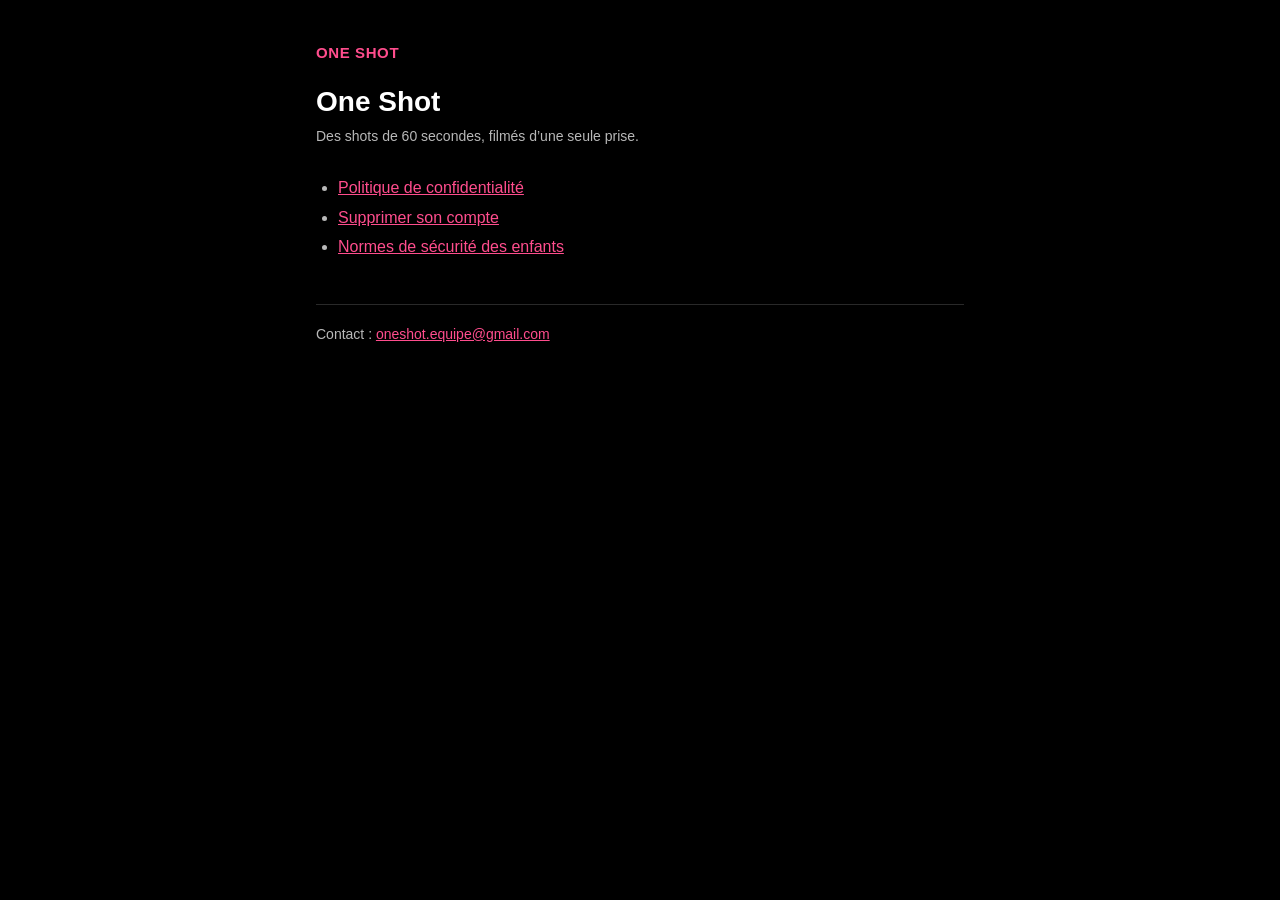
<file: index.html>
<!doctype html>
<html lang="fr">
<head>
  <meta charset="utf-8">
  <meta name="viewport" content="width=device-width, initial-scale=1">
  <title>One Shot</title>
  <link rel="stylesheet" href="style.css">
</head>
<body>
  <main>
    <a class="brand" href="./">ONE SHOT</a>
    <h1>One Shot</h1>
    <p class="date">Des shots de 60 secondes, filmés d’une seule prise.</p>
    <ul>
      <li><a href="confidentialite/">Politique de confidentialité</a></li>
      <li><a href="suppression-compte/">Supprimer son compte</a></li>
      <li><a href="securite-enfants/">Normes de sécurité des enfants</a></li>
    </ul>
    <footer>Contact : <a href="mailto:oneshot.equipe@gmail.com">oneshot.equipe@gmail.com</a></footer>
  </main>
</body>
</html>
</file>
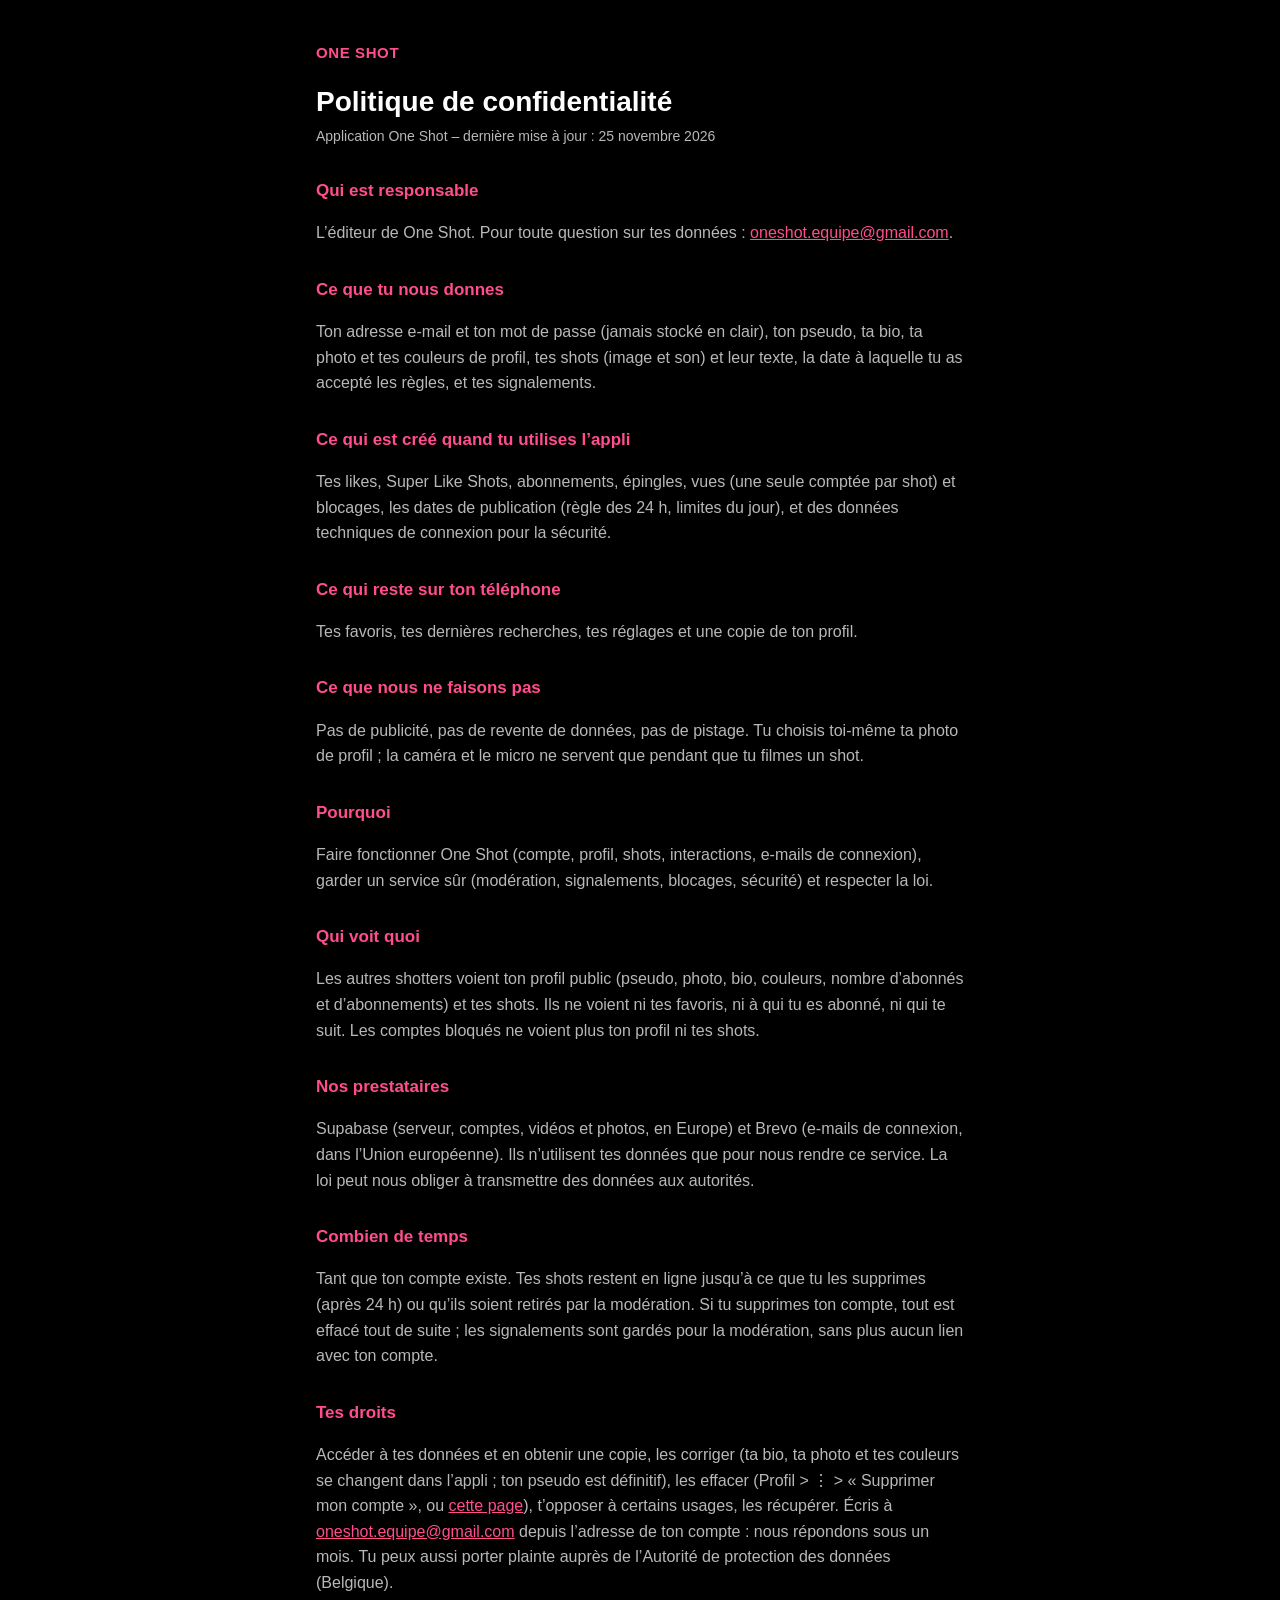
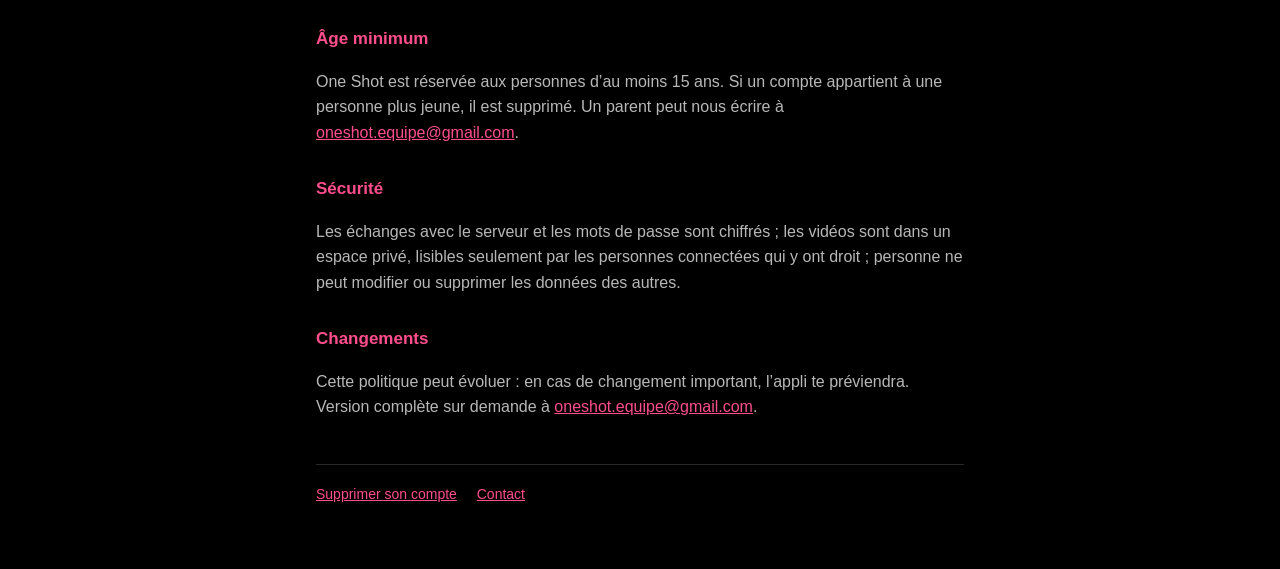
<file: confidentialite/index.html>
<!doctype html>
<html lang="fr">
<head>
  <meta charset="utf-8">
  <meta name="viewport" content="width=device-width, initial-scale=1">
  <title>Politique de confidentialité – One Shot</title>
  <meta name="description" content="Politique de confidentialité de l’application One Shot.">
  <link rel="stylesheet" href="../style.css">
</head>
<body>
  <main>
    <a class="brand" href="../">ONE SHOT</a>
    <h1>Politique de confidentialité</h1>
    <p class="date">Application One Shot – dernière mise à jour : 25 novembre 2026</p>

    <h2>Qui est responsable</h2>
    <p>L’éditeur de One Shot. Pour toute question sur tes données : <a href="mailto:oneshot.equipe@gmail.com">oneshot.equipe@gmail.com</a>.</p>

    <h2>Ce que tu nous donnes</h2>
    <p>Ton adresse e-mail et ton mot de passe (jamais stocké en clair), ton pseudo, ta bio, ta photo et tes couleurs de profil, tes shots (image et son) et leur texte, la date à laquelle tu as accepté les règles, et tes signalements.</p>

    <h2>Ce qui est créé quand tu utilises l’appli</h2>
    <p>Tes likes, Super Like Shots, abonnements, épingles, vues (une seule comptée par shot) et blocages, les dates de publication (règle des 24 h, limites du jour), et des données techniques de connexion pour la sécurité.</p>

    <h2>Ce qui reste sur ton téléphone</h2>
    <p>Tes favoris, tes dernières recherches, tes réglages et une copie de ton profil.</p>

    <h2>Ce que nous ne faisons pas</h2>
    <p>Pas de publicité, pas de revente de données, pas de pistage. Tu choisis toi-même ta photo de profil ; la caméra et le micro ne servent que pendant que tu filmes un shot.</p>

    <h2>Pourquoi</h2>
    <p>Faire fonctionner One Shot (compte, profil, shots, interactions, e-mails de connexion), garder un service sûr (modération, signalements, blocages, sécurité) et respecter la loi.</p>

    <h2>Qui voit quoi</h2>
    <p>Les autres shotters voient ton profil public (pseudo, photo, bio, couleurs, nombre d’abonnés et d’abonnements) et tes shots. Ils ne voient ni tes favoris, ni à qui tu es abonné, ni qui te suit. Les comptes bloqués ne voient plus ton profil ni tes shots.</p>

    <h2>Nos prestataires</h2>
    <p>Supabase (serveur, comptes, vidéos et photos, en Europe) et Brevo (e-mails de connexion, dans l’Union européenne). Ils n’utilisent tes données que pour nous rendre ce service. La loi peut nous obliger à transmettre des données aux autorités.</p>

    <h2>Combien de temps</h2>
    <p>Tant que ton compte existe. Tes shots restent en ligne jusqu’à ce que tu les supprimes (après 24 h) ou qu’ils soient retirés par la modération. Si tu supprimes ton compte, tout est effacé tout de suite ; les signalements sont gardés pour la modération, sans plus aucun lien avec ton compte.</p>

    <h2>Tes droits</h2>
    <p>Accéder à tes données et en obtenir une copie, les corriger (ta bio, ta photo et tes couleurs se changent dans l’appli ; ton pseudo est définitif), les effacer (Profil &gt; ⋮ &gt; « Supprimer mon compte », ou <a href="../suppression-compte/">cette page</a>), t’opposer à certains usages, les récupérer. Écris à <a href="mailto:oneshot.equipe@gmail.com">oneshot.equipe@gmail.com</a> depuis l’adresse de ton compte : nous répondons sous un mois. Tu peux aussi porter plainte auprès de l’Autorité de protection des données (Belgique).</p>

    <h2>Âge minimum</h2>
    <p>One Shot est réservée aux personnes d’au moins 15 ans. Si un compte appartient à une personne plus jeune, il est supprimé. Un parent peut nous écrire à <a href="mailto:oneshot.equipe@gmail.com">oneshot.equipe@gmail.com</a>.</p>

    <h2>Sécurité</h2>
    <p>Les échanges avec le serveur et les mots de passe sont chiffrés ; les vidéos sont dans un espace privé, lisibles seulement par les personnes connectées qui y ont droit ; personne ne peut modifier ou supprimer les données des autres.</p>

    <h2>Changements</h2>
    <p>Cette politique peut évoluer : en cas de changement important, l’appli te préviendra. Version complète sur demande à <a href="mailto:oneshot.equipe@gmail.com">oneshot.equipe@gmail.com</a>.</p>

    <footer>
      <a href="../suppression-compte/">Supprimer son compte</a>
      <a href="mailto:oneshot.equipe@gmail.com">Contact</a>
    </footer>
  </main>
</body>
</html>
</file>
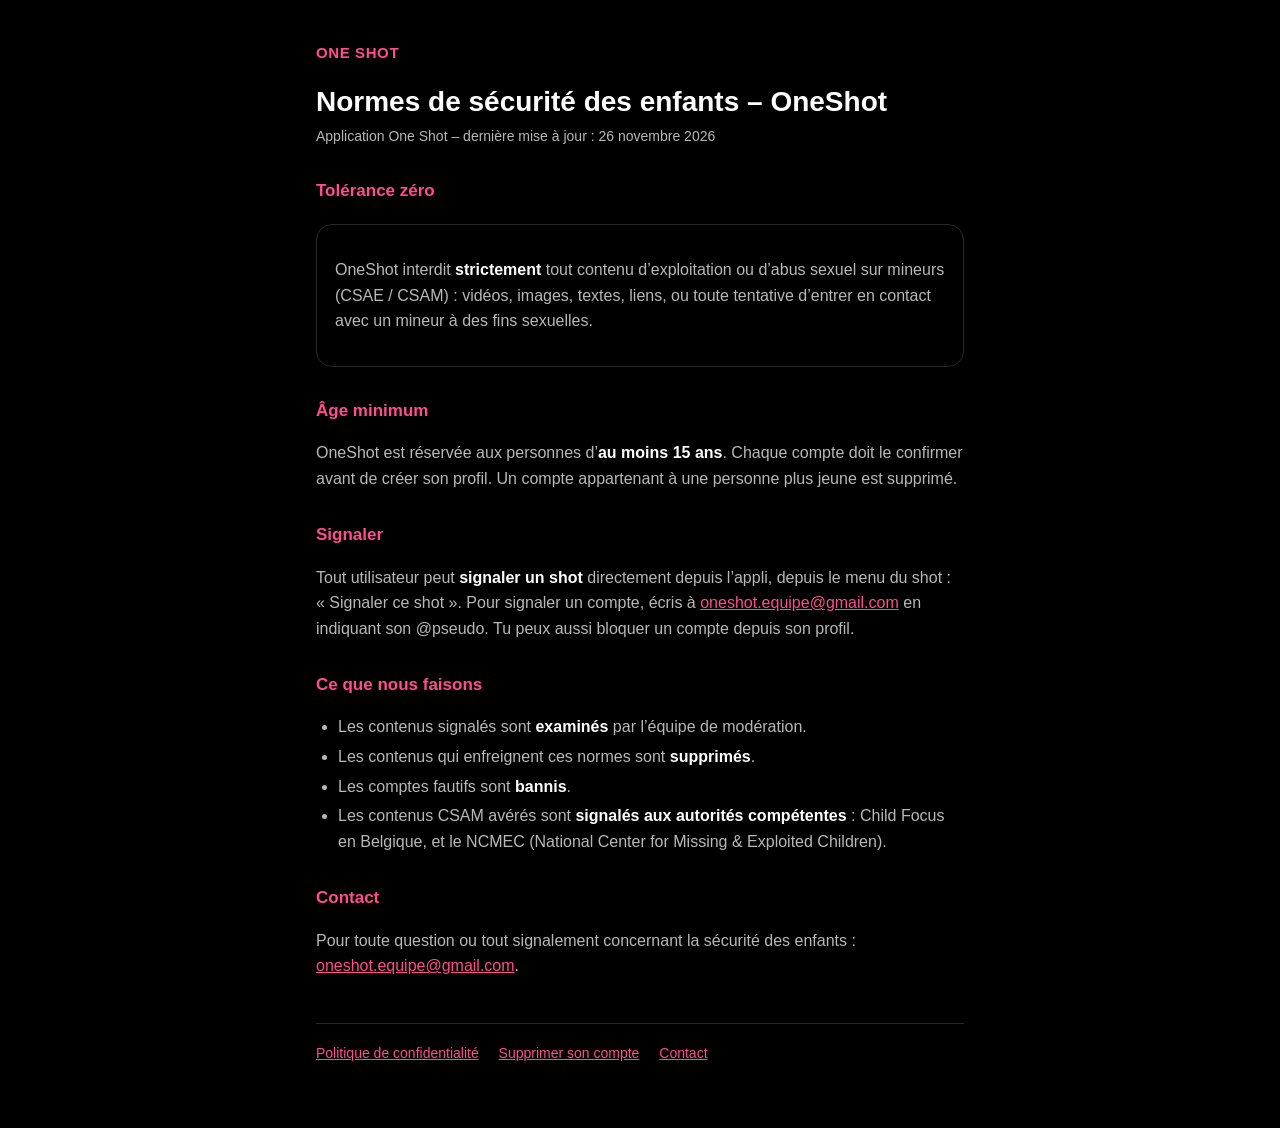
<file: securite-enfants/index.html>
<!doctype html>
<html lang="fr">
<head>
  <meta charset="utf-8">
  <meta name="viewport" content="width=device-width, initial-scale=1">
  <title>Normes de sécurité des enfants – OneShot</title>
  <meta name="description" content="Normes de sécurité des enfants de l’application OneShot (One Shot).">
  <link rel="stylesheet" href="../style.css">
</head>
<body>
  <main>
    <a class="brand" href="../">ONE SHOT</a>
    <h1>Normes de sécurité des enfants – OneShot</h1>
    <p class="date">Application One Shot – dernière mise à jour : 26 novembre 2026</p>

    <h2>Tolérance zéro</h2>
    <div class="box">
      <p>OneShot interdit <strong>strictement</strong> tout contenu d’exploitation ou d’abus sexuel sur mineurs (CSAE / CSAM) : vidéos, images, textes, liens, ou toute tentative d’entrer en contact avec un mineur à des fins sexuelles.</p>
    </div>

    <h2>Âge minimum</h2>
    <p>OneShot est réservée aux personnes d’<strong>au moins 15 ans</strong>. Chaque compte doit le confirmer avant de créer son profil. Un compte appartenant à une personne plus jeune est supprimé.</p>

    <h2>Signaler</h2>
    <p>Tout utilisateur peut <strong>signaler un shot</strong> directement depuis l’appli, depuis le menu du shot : « Signaler ce shot ». Pour signaler un compte, écris à <a href="mailto:oneshot.equipe@gmail.com?subject=Signalement%20s%C3%A9curit%C3%A9%20des%20enfants">oneshot.equipe@gmail.com</a> en indiquant son @pseudo. Tu peux aussi bloquer un compte depuis son profil.</p>

    <h2>Ce que nous faisons</h2>
    <ul>
      <li>Les contenus signalés sont <strong>examinés</strong> par l’équipe de modération.</li>
      <li>Les contenus qui enfreignent ces normes sont <strong>supprimés</strong>.</li>
      <li>Les comptes fautifs sont <strong>bannis</strong>.</li>
      <li>Les contenus CSAM avérés sont <strong>signalés aux autorités compétentes</strong> : Child Focus en Belgique, et le NCMEC (National Center for Missing &amp; Exploited Children).</li>
    </ul>

    <h2>Contact</h2>
    <p>Pour toute question ou tout signalement concernant la sécurité des enfants : <a href="mailto:oneshot.equipe@gmail.com">oneshot.equipe@gmail.com</a>.</p>

    <footer>
      <a href="../confidentialite/">Politique de confidentialité</a>
      <a href="../suppression-compte/">Supprimer son compte</a>
      <a href="mailto:oneshot.equipe@gmail.com">Contact</a>
    </footer>
  </main>
</body>
</html>
</file>
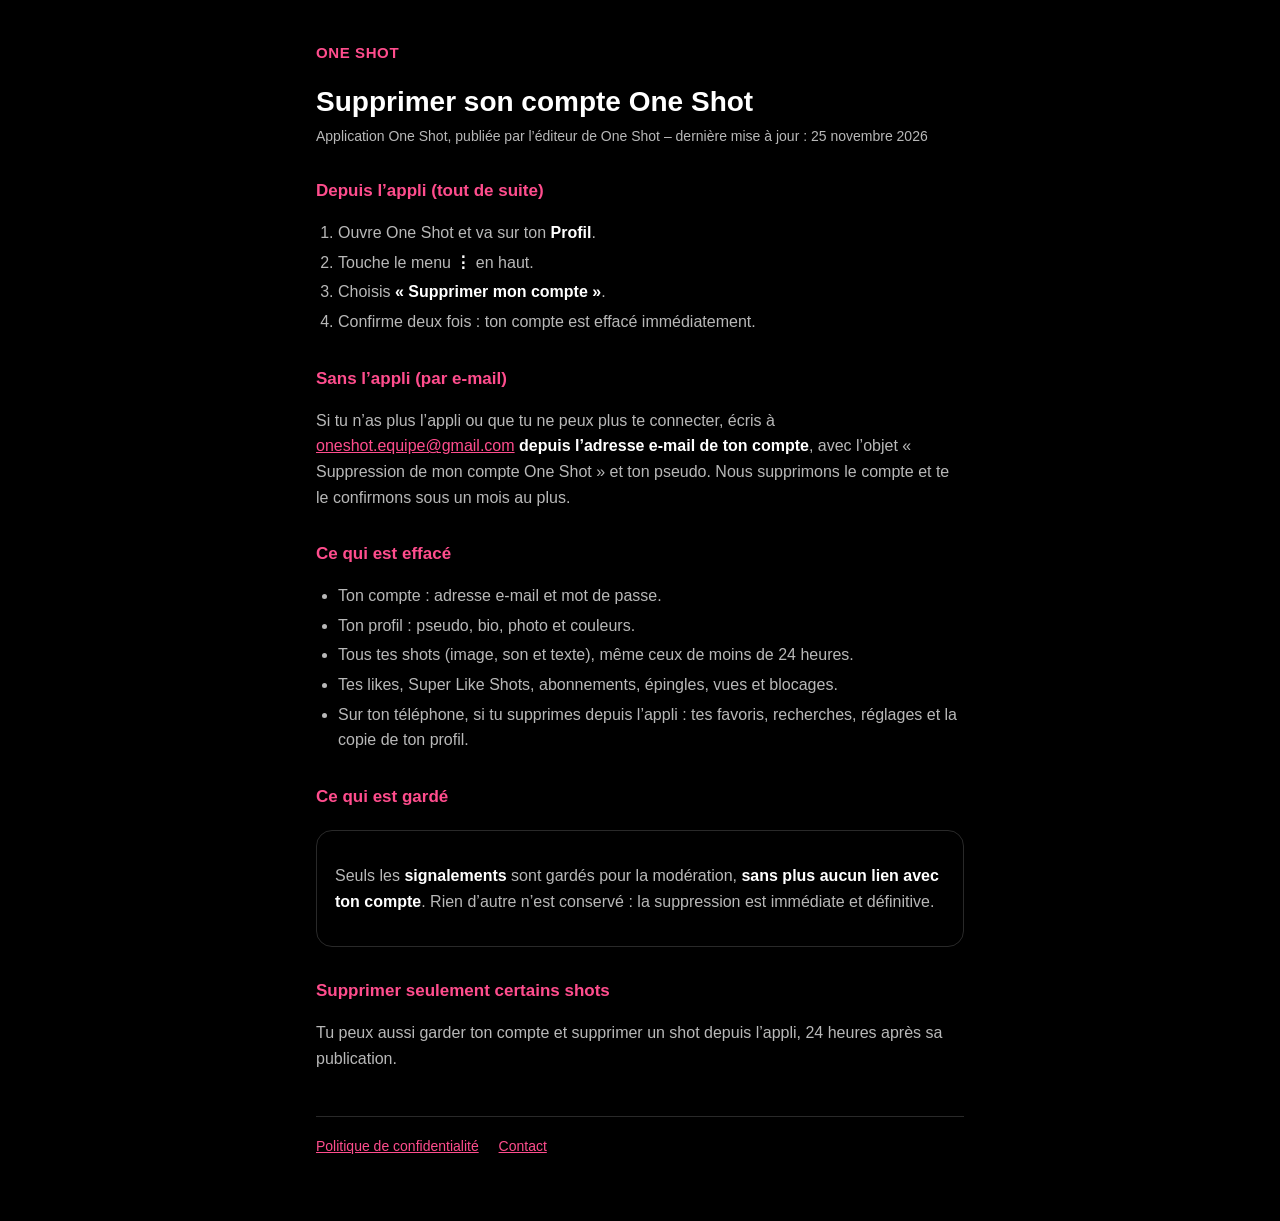
<file: suppression-compte/index.html>
<!doctype html>
<html lang="fr">
<head>
  <meta charset="utf-8">
  <meta name="viewport" content="width=device-width, initial-scale=1">
  <title>Supprimer son compte – One Shot</title>
  <meta name="description" content="Comment supprimer son compte One Shot et ses données.">
  <link rel="stylesheet" href="../style.css">
</head>
<body>
  <main>
    <a class="brand" href="../">ONE SHOT</a>
    <h1>Supprimer son compte One Shot</h1>
    <p class="date">Application One Shot, publiée par l’éditeur de One Shot – dernière mise à jour : 25 novembre 2026</p>

    <h2>Depuis l’appli (tout de suite)</h2>
    <ol>
      <li>Ouvre One Shot et va sur ton <strong>Profil</strong>.</li>
      <li>Touche le menu <strong>⋮</strong> en haut.</li>
      <li>Choisis <strong>« Supprimer mon compte »</strong>.</li>
      <li>Confirme deux fois : ton compte est effacé immédiatement.</li>
    </ol>

    <h2>Sans l’appli (par e-mail)</h2>
    <p>Si tu n’as plus l’appli ou que tu ne peux plus te connecter, écris à <a href="mailto:oneshot.equipe@gmail.com?subject=Suppression%20de%20mon%20compte%20One%20Shot">oneshot.equipe@gmail.com</a> <strong>depuis l’adresse e-mail de ton compte</strong>, avec l’objet « Suppression de mon compte One Shot » et ton pseudo. Nous supprimons le compte et te le confirmons sous un mois au plus.</p>

    <h2>Ce qui est effacé</h2>
    <ul>
      <li>Ton compte : adresse e-mail et mot de passe.</li>
      <li>Ton profil : pseudo, bio, photo et couleurs.</li>
      <li>Tous tes shots (image, son et texte), même ceux de moins de 24 heures.</li>
      <li>Tes likes, Super Like Shots, abonnements, épingles, vues et blocages.</li>
      <li>Sur ton téléphone, si tu supprimes depuis l’appli : tes favoris, recherches, réglages et la copie de ton profil.</li>
    </ul>

    <h2>Ce qui est gardé</h2>
    <div class="box">
      <p>Seuls les <strong>signalements</strong> sont gardés pour la modération, <strong>sans plus aucun lien avec ton compte</strong>. Rien d’autre n’est conservé : la suppression est immédiate et définitive.</p>
    </div>

    <h2>Supprimer seulement certains shots</h2>
    <p>Tu peux aussi garder ton compte et supprimer un shot depuis l’appli, 24 heures après sa publication.</p>

    <footer>
      <a href="../confidentialite/">Politique de confidentialité</a>
      <a href="mailto:oneshot.equipe@gmail.com">Contact</a>
    </footer>
  </main>
</body>
</html>
</file>
<file: style.css>
:root {
  --bg: #000000;
  --text: #ffffff;
  --soft: rgba(255, 255, 255, 0.72);
  --line: rgba(255, 255, 255, 0.16);
  --accent: #ff4d8d;
}
* { box-sizing: border-box; }
html { -webkit-text-size-adjust: 100%; }
body {
  margin: 0;
  background: var(--bg);
  color: var(--text);
  font-family: -apple-system, BlinkMacSystemFont, "Segoe UI", Roboto, Helvetica, Arial, sans-serif;
  font-size: 16px;
  line-height: 1.6;
}
main { max-width: 680px; margin: 0 auto; padding: 40px 16px 64px; }
.brand { color: var(--accent); font-weight: 700; letter-spacing: 0.04em; text-decoration: none; font-size: 15px; }
h1 { font-size: 28px; line-height: 1.25; margin: 18px 0 6px; font-weight: 700; }
.date { color: var(--soft); font-size: 14px; margin: 0 0 28px; }
h2 { font-size: 17px; margin: 30px 0 6px; color: var(--accent); font-weight: 600; }
p, li { color: var(--soft); }
ul, ol { padding-left: 22px; }
li { margin: 4px 0; }
strong { color: var(--text); font-weight: 600; }
a { color: var(--accent); }
.box {
  border: 1px solid var(--line);
  border-radius: 16px;
  padding: 16px 18px;
  margin: 20px 0;
}
footer { margin-top: 44px; padding-top: 18px; border-top: 1px solid var(--line); font-size: 14px; color: var(--soft); }
footer a { margin-right: 16px; }
</file>
